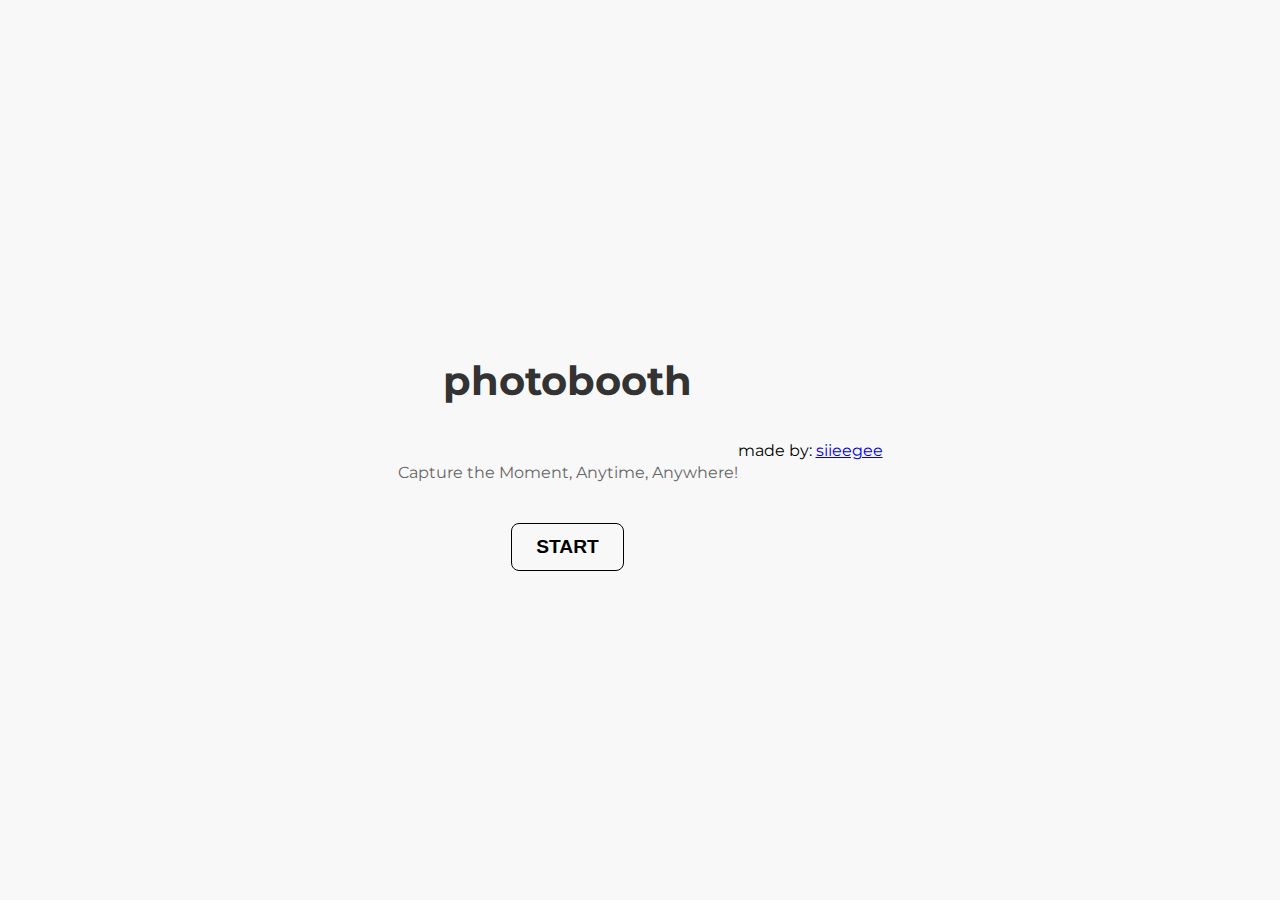
<file: index.html>
<!DOCTYPE html>
<html lang="en">
<head>
    <meta charset="UTF-8">
    <meta name="viewport" content="width=device-width, initial-scale=1.0">
    <title>Photobooth</title>
    <link rel="stylesheet" href="index.css">
</head>
<body>
    <div class="main-wrapper">
        <div class="container">
            <h1>photobooth</h1>
        </div>

        <div class="caption">
            <p>Capture the Moment, Anytime, Anywhere!</p>
        </div>

        <button onclick="gotoWelcomePage()">START</button>
    </div>

    <!-- Footer Section -->
    <footer>
        <p>made by: <a href="https://github.com/siieegee" target="_blank">siieegee</a></p>
    </footer>

    <script src="script.js"></script>
</body>
</html>
</file>
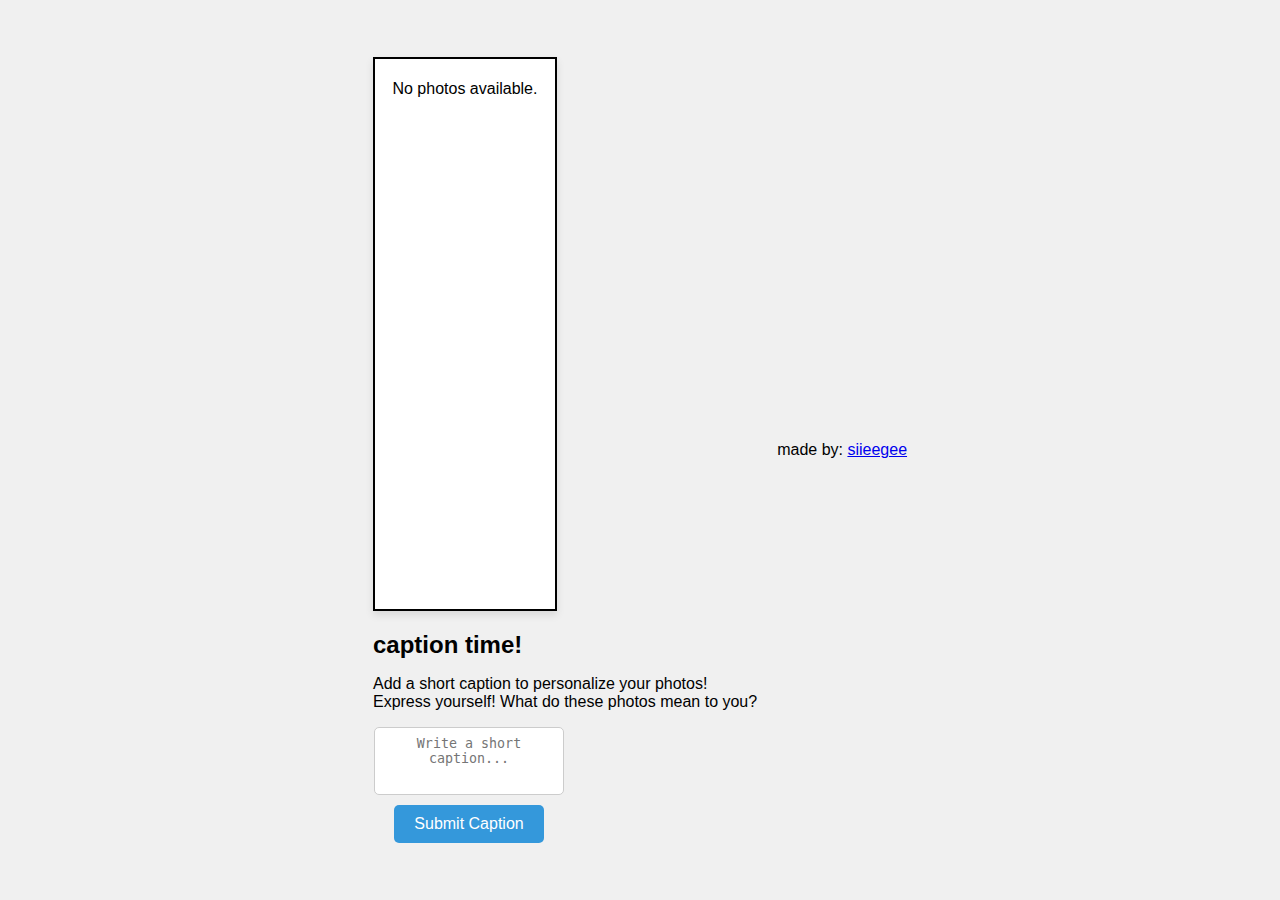
<file: caption.html>
<!DOCTYPE html>
<html lang="en">
<head>
    <meta charset="UTF-8">
    <meta name="viewport" content="width=device-width, initial-scale=1.0">
    <title>Your Photos Are Ready!</title>
    <link rel="stylesheet" href="caption.css">
</head>
<body>
    <div class="main-wrapper">
        <!-- Photos Container -->
        <div class="photos-container">
            <div id="photos">
                <!-- Photos and caption will be inserted dynamically -->
            </div>
        </div>

        <!-- Text & Caption Input Container -->
        <div class="text-container">
            <h2>caption time!</h2>
            <p class="instructions">Add a short caption to personalize your photos! <br> Express yourself! What do these photos mean to you?</p>
            
            <!-- Caption Input + Submit Button -->
            <div class="caption-box">
                <textarea id="caption" placeholder="Write a short caption..."></textarea>
                <div class="button-container"> 
                    <button id="submitCaption">Submit Caption</button>
                    <button id="downloadButton" style="display: none;">Download</button> <!-- Hidden initially -->
                </div>
            </div>
        </div>
    </div>
    
    <!-- Footer Section -->
    <footer>
        <p>made by: <a href="https://github.com/siieegee" target="_blank">siieegee</a></p>
    </footer>
    
    <script src="script.js"></script>
</body>
</html>
</file>
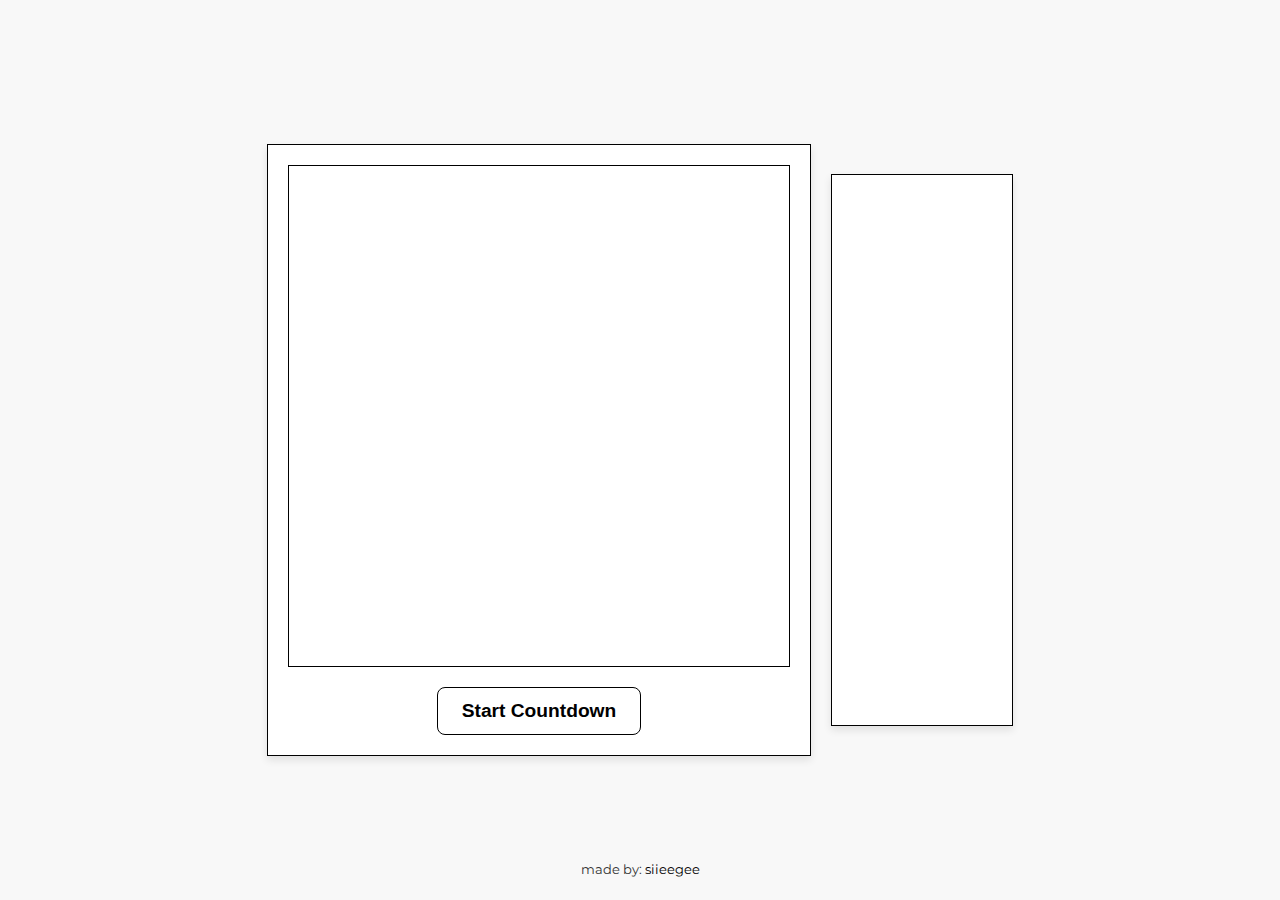
<file: photobooth.html>
<!DOCTYPE html>
<html lang="en">
<head>
    <meta charset="UTF-8">
    <meta name="viewport" content="width=device-width, initial-scale=1.0">
    <title>Photobooth</title>
    <link rel="stylesheet" href="photobooth.css">
</head>
<body>
    <!-- Video Section -->
    <div class="video-container">
        <div id="countdown-container">
            <h2 id="countdown">3</h2>
        </div>
        <video id="video" autoplay></video>
        <button id="startCountdown">Start Countdown</button>
    </div>
    
    

    <!-- Photos Section -->
    <div class="photos-container">
        <div id="photos"></div>
    </div>

    <!-- Footer Section -->
    <footer>
        <p>made by: <a href="https://github.com/siieegee" target="_blank">siieegee</a></p>
    </footer>   

    <script src="script.js"></script>
</body>
</html>
</file>
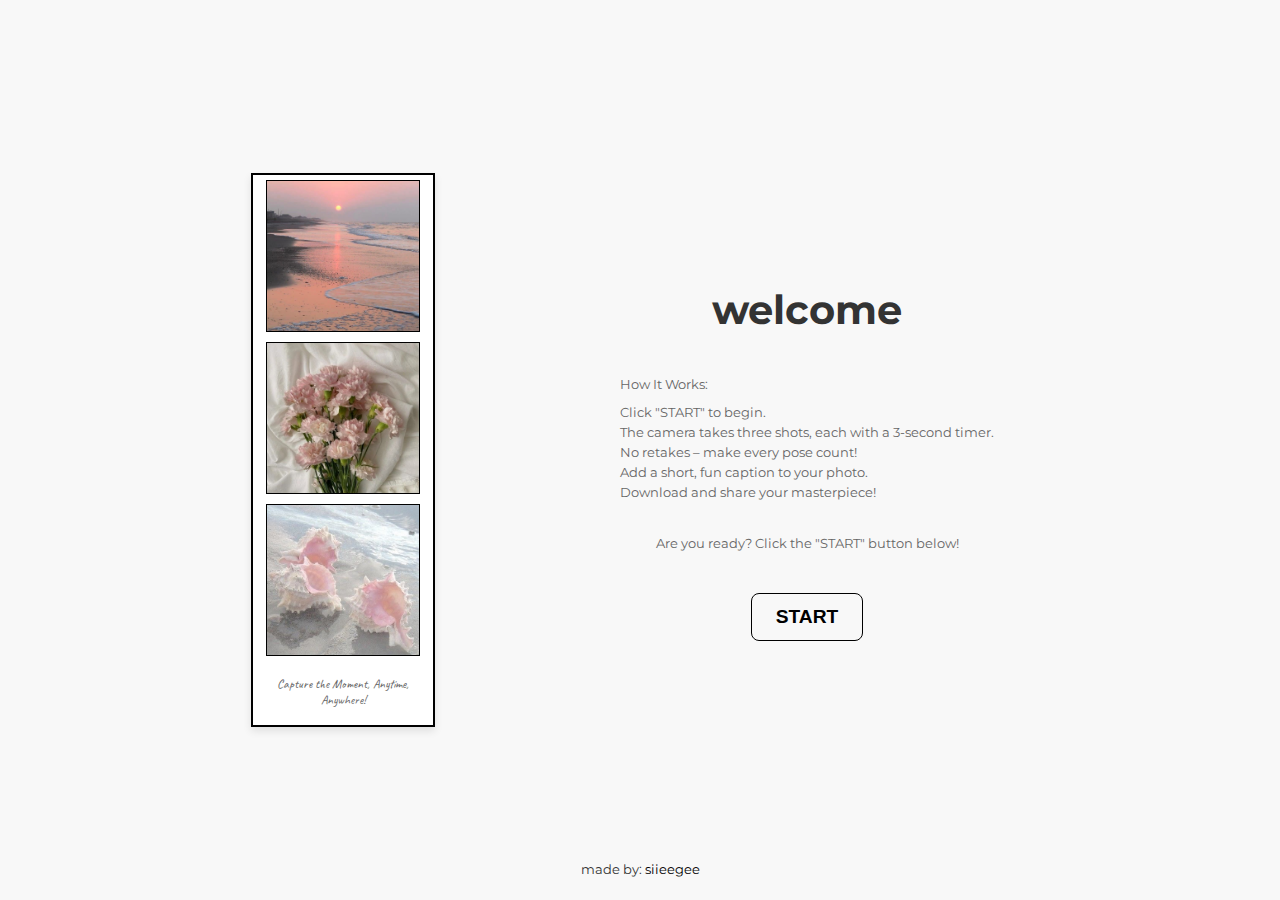
<file: welcome.html>
<!DOCTYPE html>
<html lang="en">
<head>
    <meta charset="UTF-8">
    <meta name="viewport" content="width=device-width, initial-scale=1.0">
    <title>Photobooth</title>
    <link rel="stylesheet" href="welcome.css">
</head>
<body>
    <div class="main-wrapper">
        <!-- Photo Container -->
        <div class="photos-container">
            <div id="photos">
                <img src="images/photo1.jpeg" alt="Photo 1">
                <img src="images/photo2.jpeg" alt="Photo 2">
                <img src="images/photo3.jpeg" alt="Photo 3">
            </div>
            <p id="photo-caption">Capture the Moment, Anytime, Anywhere!</p>
        </div>
        
        <!-- Welcome Container -->
        <div class="container">
            <h1>welcome</h1>

            <div class="instructions">
                <p>How It Works:</p>
                <ul>
                    <li> Click "START" to begin.</li>
                    <li> The camera takes three shots, each with a 3-second timer.</li>
                    <li> No retakes – make every pose count! </li>
                    <li> Add a short, fun caption to your photo. </li>
                    <li> Download and share your masterpiece! </li>
                </ul>
            </div>
            
            <!-- Separate div for spacing control -->
            <div class="ready-text">
                <p>Are you ready? Click the "START" button below!</p>
            </div>
            
            <button onclick="startPhotobooth()">START</button>
        </div>
    </div>

    <!-- Footer Section -->
    <footer>
        <p>made by: <a href="https://github.com/siieegee" target="_blank">siieegee</a></p>
    </footer>

    <script src="script.js"></script>
</body>
</html>
</file>
<file: index.css>
@import url('https://fonts.googleapis.com/css2?family=Montserrat:wght@400;700&display=swap');
@import url('https://fonts.googleapis.com/css2?family=Caveat:wght@400;700&display=swap');

body {
    text-align: center;
    background-color: #f8f8f8;
    margin: 0;
    padding: 0;
    font-family: 'Montserrat', sans-serif;
    display: flex;
    justify-content: center;
    align-items: center;
    height: 100vh;
}

/* Main wrapper to stack elements vertically */
.main-wrapper {
    display: flex;
    flex-direction: column; /* Stack elements */
    align-items: center; /* Center align */
    justify-content: center;
    gap: 15px; /* Adds spacing between elements */
}

.container {
    display: flex;
    flex-direction: column;
    align-items: center;
    justify-content: center;
}

/* Heading */
h1 {
    font-weight: 700; 
    font-size: 2.5em;
    color: #333;
}

/* Caption Styling */
.caption {
    text-align: center;
    font-size: 1em;
    color: #666;
    margin-bottom: 10px;
}

/* Button Styling */
button {
    padding: 12px 24px;
    font-size: 1.2em;
    font-weight: 600;
    background-color: transparent; 
    color: #000; 
    border: 1.5px solid #000; 
    cursor: pointer;
    border-radius: 8px;
    transition: all 0.3s ease-in-out;
}

button:hover {
    background-color: #000;
    color: #fff; 
}
</file>
<file: caption.css>
/* General Page Styles */
body {
    font-family: Arial, sans-serif;
    margin: 0;
    padding: 0;
    display: flex;
    justify-content: center;
    align-items: center;
    height: 100vh;
    background-color: #f0f0f0;
    gap: 20px; /* Adds space between the two containers */
}

/* Main Container */
.container {
    background: white;
    padding: 20px;
    width: 600px;
    text-align: center;
    border-radius: 10px;
    box-shadow: 0 4px 8px rgba(0, 0, 0, 0.1);
}

/* Heading */
h2 {
    margin-bottom: 15px;
}

/* Content Layout */
.content {
    display: flex;
    justify-content: space-between;
    align-items: center;
}

/* Photos Container (Styled to match the second layout) */
.photos-container {
    display: flex;
    flex-direction: column;
    align-items: center;
    padding: 5px;
    background-color: white;
    border: 2px solid black;
    box-shadow: 0 4px 8px rgba(0, 0, 0, 0.1);
    height: 540px; 
    width: 170px; 
    overflow: hidden;
}

/* Photos Layout */
#photos {
    display: flex;
    flex-direction: column;
    gap: 10px;
    align-items: center;
}

/* Ensures images display properly */
#photos img {
    width: 100%;
    height: auto;
    max-width: 170px;
    max-height: 150px;
    object-fit: cover;
    border: 1px solid black;
}

/* Caption Styling */
#photo-caption {
    margin-top: 10px;
    font-weight: bold;
    text-align: center;
    color: black;
    max-width: 90%;
}

/* Caption Input + Submit Button */
.caption-box {
    width: 50%;
    display: flex;
    flex-direction: column;
    align-items: center;
}

textarea {
    width: 90%;
    height: 50px;
    border: 1px solid #ccc;
    padding: 8px;
    border-radius: 5px;
    resize: none;
    text-align: center;
}

/* Buttons */
button {
    margin-top: 10px;
    padding: 10px 20px;
    background-color: #3498db;
    color: white;
    border: none;
    border-radius: 5px;
    cursor: pointer;
    font-size: 16px;
    transition: background-color 0.3s;
}

button:hover {
    background-color: #2980b9;
}
</file>
<file: photobooth.css>
@import url('https://fonts.googleapis.com/css2?family=Montserrat:wght@400;700&display=swap');

body {
    font-family: Arial, sans-serif;
    margin: 0;
    padding: 0;
    display: flex;
    justify-content: center;
    align-items: center;
    height: 100vh;
    background-color: #f8f8f8;
    font-family: 'Montserrat', sans-serif;
    gap: 20px; /* Adds space between the two containers */
}

/* Video Section */
.video-container {
    display: flex;
    flex-direction: column;
    align-items: center;
    padding: 20px;
    background-color: white;
    border: 1.5px solid black;
    box-shadow: 0 4px 8px rgba(0, 0, 0, 0.1);
    position: relative;
}

#video {
    width: 500px;
    height: 500px;
    border: 1.5px solid black;
    object-fit: cover;
    transform: scaleX(-1);
}

button {
    padding: 12px 24px;
    font-size: 1.2em;
    font-weight: 600;
    background-color: transparent;
    color: #000;
    border: 1.5px solid #000;
    cursor: pointer;
    border-radius: 8px;
    transition: all 0.3s ease-in-out;
    margin-top: 20px;
}

button:hover {
    background-color: #000;
    color: #fff;
}

/* Photos Section */
.photos-container {
    display: flex;
    flex-direction: column;
    align-items: center;
    padding: 5px;
    background-color: white;
    border: 1.5px solid black;
    box-shadow: 0 4px 8px rgba(0, 0, 0, 0.1);
    height: 540px;
    width: 170px;
    overflow: hidden;
}

h3 {
    margin: 0;
    padding-bottom: 10px;
}

#photos {
    display: flex;
    flex-direction: column;
    gap: 10px;
    align-items: center;
}

#photos img {
    width: 100%; 
    height: auto; 
    max-width: 170px;
    max-height: 150px;
    object-fit: cover; 
    border: 1px solid black;
}

#countdown-container {
    position: absolute;
    top: 50%;
    left: 50%;
    transform: translate(-50%, -50%);
    width: 100px;
    height: 100px;
    background-color: rgba(128, 128, 128, 0.7);
    border-radius: 50%;
    display: flex;
    justify-content: center;
    align-items: center;
    z-index: 10;
}

#countdown {
    font-size: 48px;
    font-weight: bold;
    color: white;
    display: none; /* Initially hidden */
}

/* Footer Styling */
footer {
    position: absolute;
    bottom: 10px;
    width: 100%;
    text-align: center;
    font-size: 0.8em;
    color: #333;
}

footer a {
    text-decoration: none;
    color: #000;
}

footer a:hover {
    color: #007bff;
}
</file>
<file: welcome.css>
@import url('https://fonts.googleapis.com/css2?family=Montserrat:wght@400;700&display=swap');
@import url('https://fonts.googleapis.com/css2?family=Caveat:wght@400;700&display=swap');

body {
    display: flex;
    justify-content: center;
    align-items: center;
    height: 100vh;
    background-color: #f8f8f8;
    font-family: 'Montserrat', sans-serif;
    margin: 0;
    padding: 0;
}

/* Wrapper for both sections */
.main-wrapper {
    display: flex;
    align-items: center;
    gap: 150px;
}

/* Adjusted Photos Container */
.photos-container {
    display: flex;
    flex-direction: column;
    align-items: center;
    padding: 5px;
    background-color: white;
    border: 2px solid black;
    box-shadow: 0 4px 8px rgba(0, 0, 0, 0.1);
    height: 540px;
    width: 170px;
    overflow: hidden;
}

/* Adjusted Welcome Container */
.container {
    display: flex;
    flex-direction: column;
    align-items: center;
    justify-content: center;
    max-width: 700px;
    padding: 20px;
}

/* Heading Styling */
h1 {
    font-weight: 700; 
    font-size: 2.5em;
    margin-bottom: 10px;
    color: #333;
}

.instructions {
    text-align: left;
    font-size: 0.8em;
    color: #666;
    padding: 0 15px;
    margin-top: 20px;
    margin-bottom: 10px; 
}

.ready-text {
    text-align: left;
    font-size: 0.8em;
    color: #666;
    padding: 0 15px;
    margin-bottom: 10px; 
}


.instructions ul {
    list-style: none;
    padding: 0;
}

.instructions li {
    margin: 5px 0;
    display: flex;
    align-items: center;
}

button {
    padding: 12px 24px;
    font-size: 1.2em;
    font-weight: 600;
    background-color: transparent;
    color: #000;
    border: 1.5px solid #000;
    cursor: pointer;
    border-radius: 8px;
    transition: all 0.3s ease-in-out;
    margin-top: 20px;
}

button:hover {
    background-color: #000;
    color: #fff;
}

/* Photos Layout */
#photos {
    display: flex;
    flex-direction: column;
    gap: 10px;
    align-items: center;
}

/* Image Styling */
#photos img {
    width: 100%;
    max-width: 170px;
    max-height: 150px;
    object-fit: cover;
    border: 1px solid black;
}

#photo-caption {
    margin-top: 20px;
    text-align: center;
    max-width: 90%;
    font-family: 'Caveat', cursive;
    font-size: 0.8em;
    color: #666;
}

/* Footer Styling */
footer {
    position: absolute;
    bottom: 10px;
    width: 100%;
    text-align: center;
    font-size: 0.8em;
    color: #333;
}

footer a {
    text-decoration: none;
    color: #000;
}

footer a:hover {
    color: #007bff;
}
</file>
